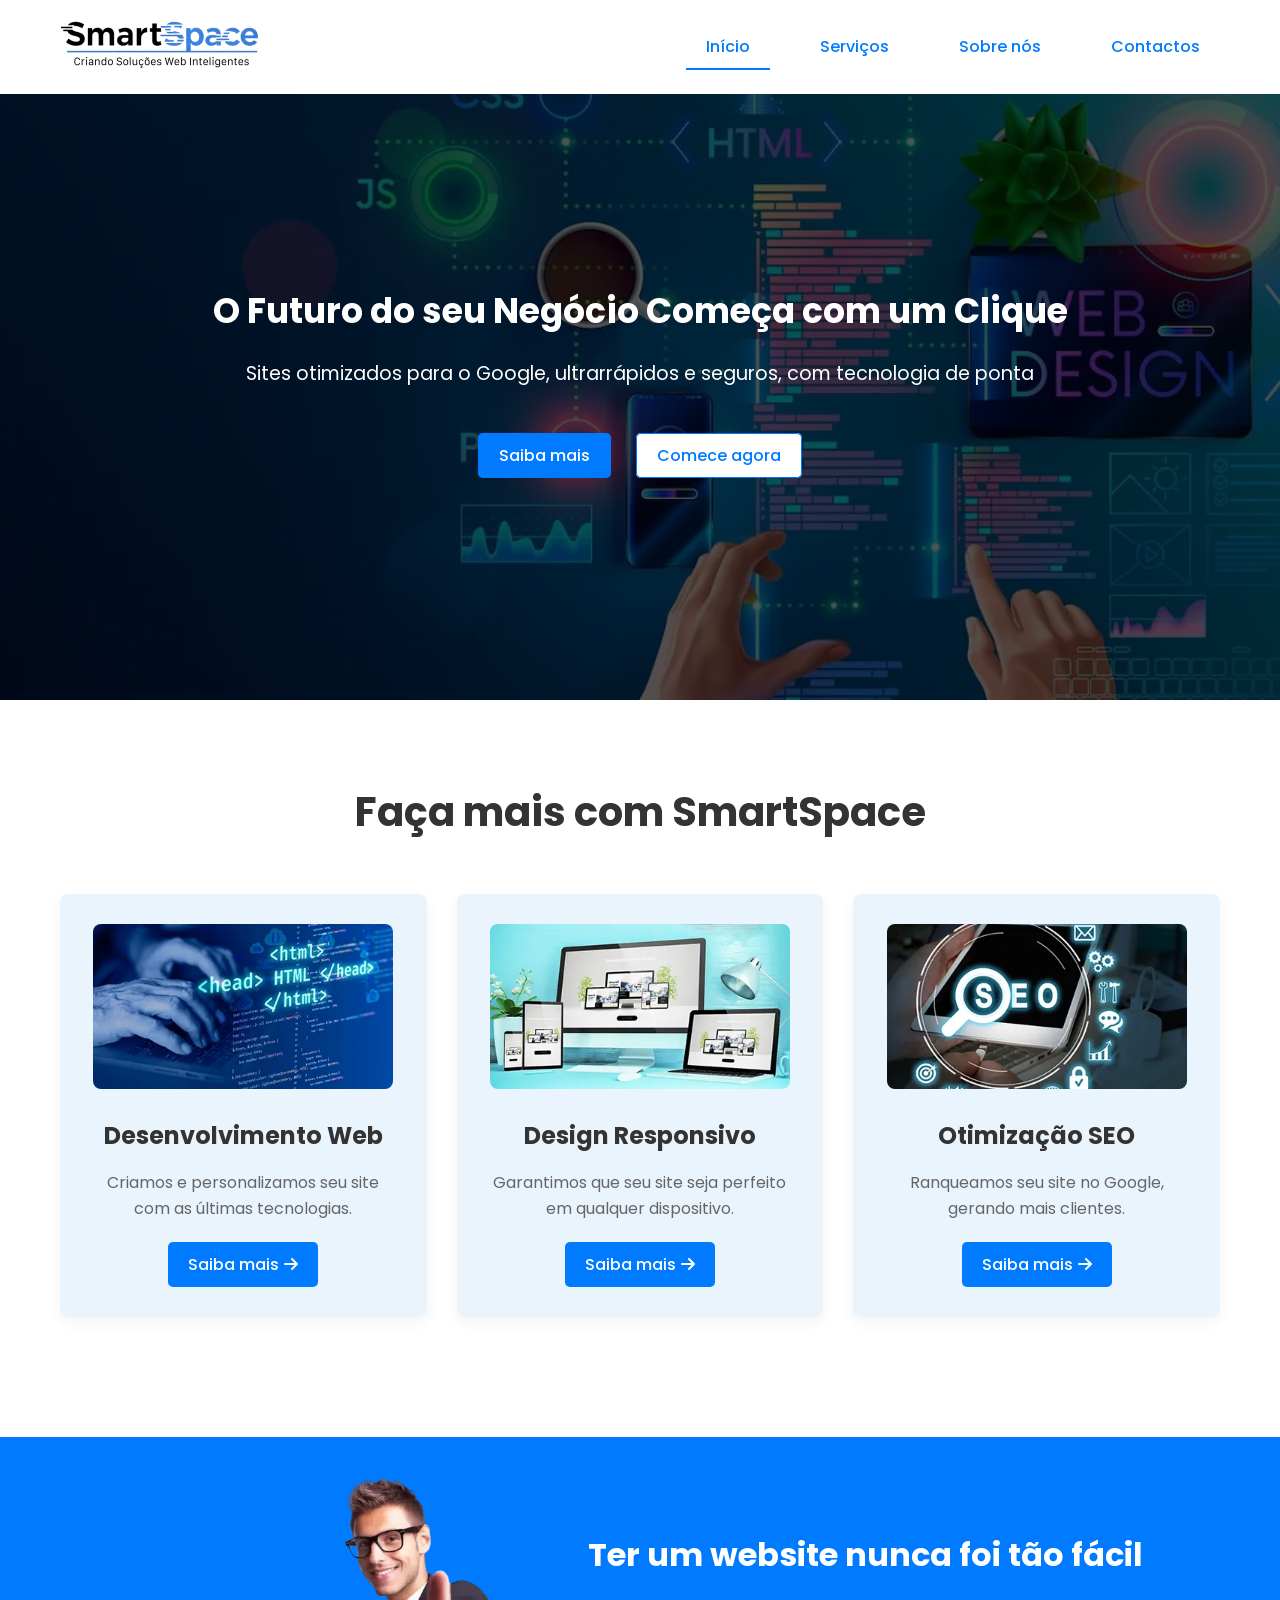
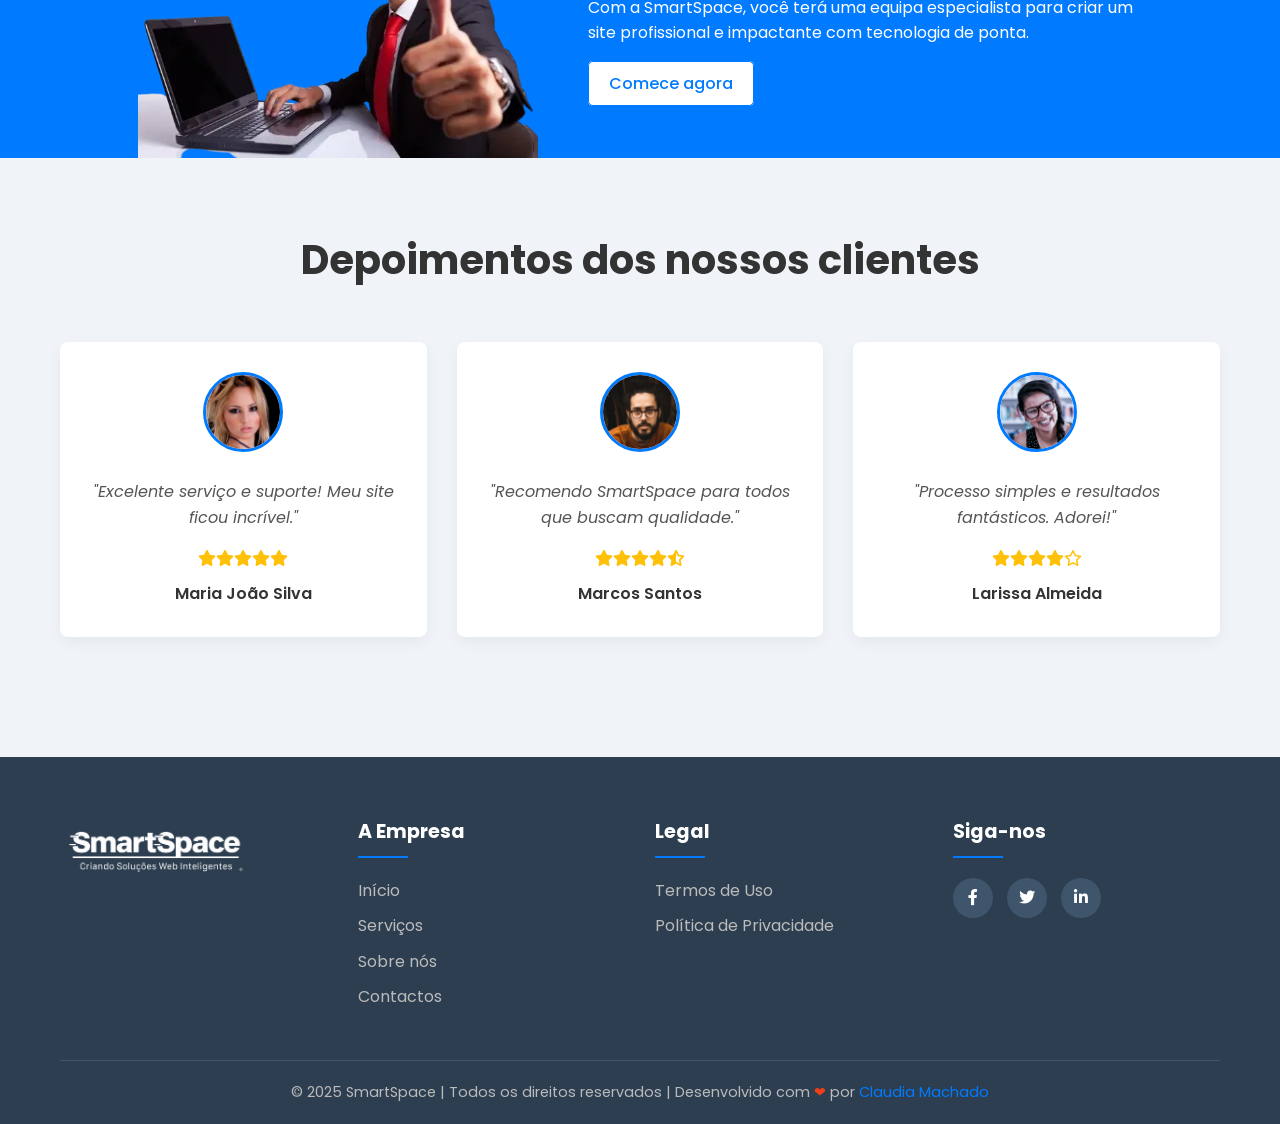
<file: index.html>
<!DOCTYPE html>
<html lang="pt">
<head>
    <!-- Definições de metadados e configurações da página -->
    <meta charset="UTF-8"><!-- Define o conjunto de caracteres como UTF-8 -->
    <meta name="viewport" content="width=device-width, initial-scale=1.0"><!-- Responsividade em dispositivos móveis -->
    <meta name="description" content="SmartSpace: Desenvolvimento de sites otimizados para o Google, ultrarrápidos e seguros. Transformamos a sua presença digital em crescimento real e vendas para o seu negócio"><!-- Descrição da página (importante para SEO e resultados de busca) -->
    <title>SmartSpace</title><!-- Título que aparece na aba do navegador -->
    <link rel="stylesheet" type="text/css" href="css/style.css"><!-- Arquivo de estilos CSS externo -->
    <link rel="icon" type="image/x-icon" href="imagens/favicon.png"><!-- Ícone que aparece na aba do navegador (favicon) -->
    <link rel="stylesheet" href="https://cdnjs.cloudflare.com/ajax/libs/font-awesome/6.0.0-beta3/css/all.min.css"> <!-- Biblioteca de ícones Font Awesome para usar ícones prontos -->
    <script src="/js/script.js" defer></script>  <!-- Arquivo de JavaScript externo (carregado de forma assíncrona com defer) -->
</head>

<body>
    <header class="header">
        <div class="container">
            <div class="logo">
                <a href="index.html"><img src="imagens/logo-smartspace.webp" alt="Logo SmartSpace"></a>
            </div>
            <div class="menu-toggle" onclick="toggleMenu()">
                <i class="fa fa-bars"></i>
            </div>
            <nav class="nav-menu">
                <a class="active" href="index.html"> Início</a>
                <a href="servicos.html"> Serviços</a>
                <a href="sobre.html">Sobre nós</a>
                <a href="contacto.html"> Contactos</a>
            </nav>
        </div>
    </header>

    <section class="hero-banner-inicio">
        <div class="container">
            <h1>O Futuro do seu Negócio Começa com um Clique</h1>
            <p>Sites otimizados para o Google, ultrarrápidos e seguros, com tecnologia de ponta</p>
            <div class="hero-buttons">
                <a href="servicos.html" button class="btn btn-primary">Saiba mais</button></a>
                <a href="contacto.html" button class="btn btn-secondary">Comece agora</button></a>

            </div>
        </div>
    </section>

    <section class="cursos">
        <div class="container">
            <h2>Faça mais com SmartSpace</h2>
            <div class="cursos-grid">
                <div class="cursos-item">
                    <img src="imagens/dev-web.webp" alt="Ilustração 1">
                    <h3>Desenvolvimento Web</h3>
                    <p>Criamos e personalizamos seu site com as últimas tecnologias.</p>
                    <a href="servicos.html" button class="btn btn-link">Saiba mais <i class="fas fa-arrow-right"></i></button></a>
                </div>
                <div class="cursos-item">
                    <img src="imagens/des-responsivo.webp" alt="Ilustração 2">
                    <h3>Design Responsivo</h3>
                    <p>Garantimos que seu site seja perfeito em qualquer dispositivo.</p>
                    <a href="servicos.html" button class="btn btn-link">Saiba mais <i class="fas fa-arrow-right"></i></button></a>
                </div>
                <div class="cursos-item">
                    <img src="imagens/seo.webp" alt="Ilustração 3">
                    <h3>Otimização SEO</h3>
                    <p>Ranqueamos seu site no Google, gerando mais clientes.</p>

                    <a href="servicos.html" button class="btn btn-link">Saiba mais <i class="fas fa-arrow-right"></i></button></a>
                </div>
            </div>
        </div>
    </section>

    <section class="cta">
        <div class="container">
            <div class="cta-conteudo">
                <img src="imagens/cta-imagem.webp" alt="Homem a trabalhar no computador">
                <div>
                    <h2>Ter um website nunca foi tão fácil</h2>
                    <p>Com a SmartSpace, você terá uma equipa especialista para criar um site profissional e impactante com tecnologia de ponta.</p>
                    <a href="contacto.html" button class="btn btn-secondary">Comece agora</button></a>
                </div>
            </div>
        </div>
    </section>

    <section class="depoimentos">
        <div class="container">
            <h2>Depoimentos dos nossos clientes</h2>
            <div class="depoimentos-grid">
                <div class="depoimentos-card">
                    <img src="imagens/cliente1.webp" alt="Foto Cliente 1">
                    <p>"Excelente serviço e suporte! Meu site ficou incrível."</p>
                    <div class="estrelas">
                        <i class="fas fa-star"></i><i class="fas fa-star"></i><i class="fas fa-star"></i><i class="fas fa-star"></i><i class="fas fa-star"></i>
                    </div>
                    <span>Maria João Silva</span>
                </div>
                <div class="depoimentos-card">
                    <img src="imagens/cliente2.webp" alt="Foto Cliente 2">
                    <p>"Recomendo SmartSpace para todos que buscam qualidade."</p>
                    <div class="estrelas">
                        <i class="fas fa-star"></i><i class="fas fa-star"></i><i class="fas fa-star"></i><i class="fas fa-star"></i><i class="fas fa-star-half-alt"></i>
                    </div>
                    <span>Marcos Santos</span>
                </div>
                <div class="depoimentos-card">
                    <img src="imagens/cliente3.webp" alt="Foto Cliente 3">
                    <p>"Processo simples e resultados fantásticos. Adorei!"</p>
                    <div class="estrelas">
                        <i class="fas fa-star"></i><i class="fas fa-star"></i><i class="fas fa-star"></i><i class="fas fa-star"></i><i class="far fa-star"></i>
                    </div>
                    <span>Larissa Almeida</span>
                </div>
            </div>
        </div>
    </section>

    <footer class="footer">
            <div class="container">
                <div class="footer-links">
                    <div>
                        <div class="logo-footer">
                            <a href="index.html"><img src="imagens/logo-smartspace-branco.webp" alt="Logo SmartSpace"></a>
                        </div>
                    </div>
                    <div>
                        <h4>A Empresa</h4>
                        <ul>
                            <li><a href="index.html">Início</a></li>
                            <li><a href="servicos.html">Serviços</a></li>
                            <li><a href="sobre.html">Sobre nós</a></li>
                            <li><a href="contacto.html">Contactos</a></li>
                        </ul>
                    </div>
                    <div>
                        <h4>Legal</h4>
                        <ul>
                            <li><a href="#">Termos de Uso</a></li>
                            <li><a href="#">Política de Privacidade</a></li>
                        </ul>
                    </div>
                    <div class="social-media">
                        <h4>Siga-nos</h4>
                        <a href="#"><i class="fab fa-facebook-f"></i></a>
                        <a href="#"><i class="fab fa-twitter"></i></a>
                        <a href="#"><i class="fab fa-linkedin-in"></i></a>
                    </div>
                </div>
                <div class="footer-bottom">
                    <p>&copy; 2025 SmartSpace | Todos os direitos reservados | Desenvolvido com <span style="color: #ef3f17">❤</span> por <a href="https://claudiamachado.me/" target="_blank" rel="noopener" style="color: #007bff;">Claudia Machado</a></p>
                </div>
            </div>
    </footer>
</body>
</html>
</file>
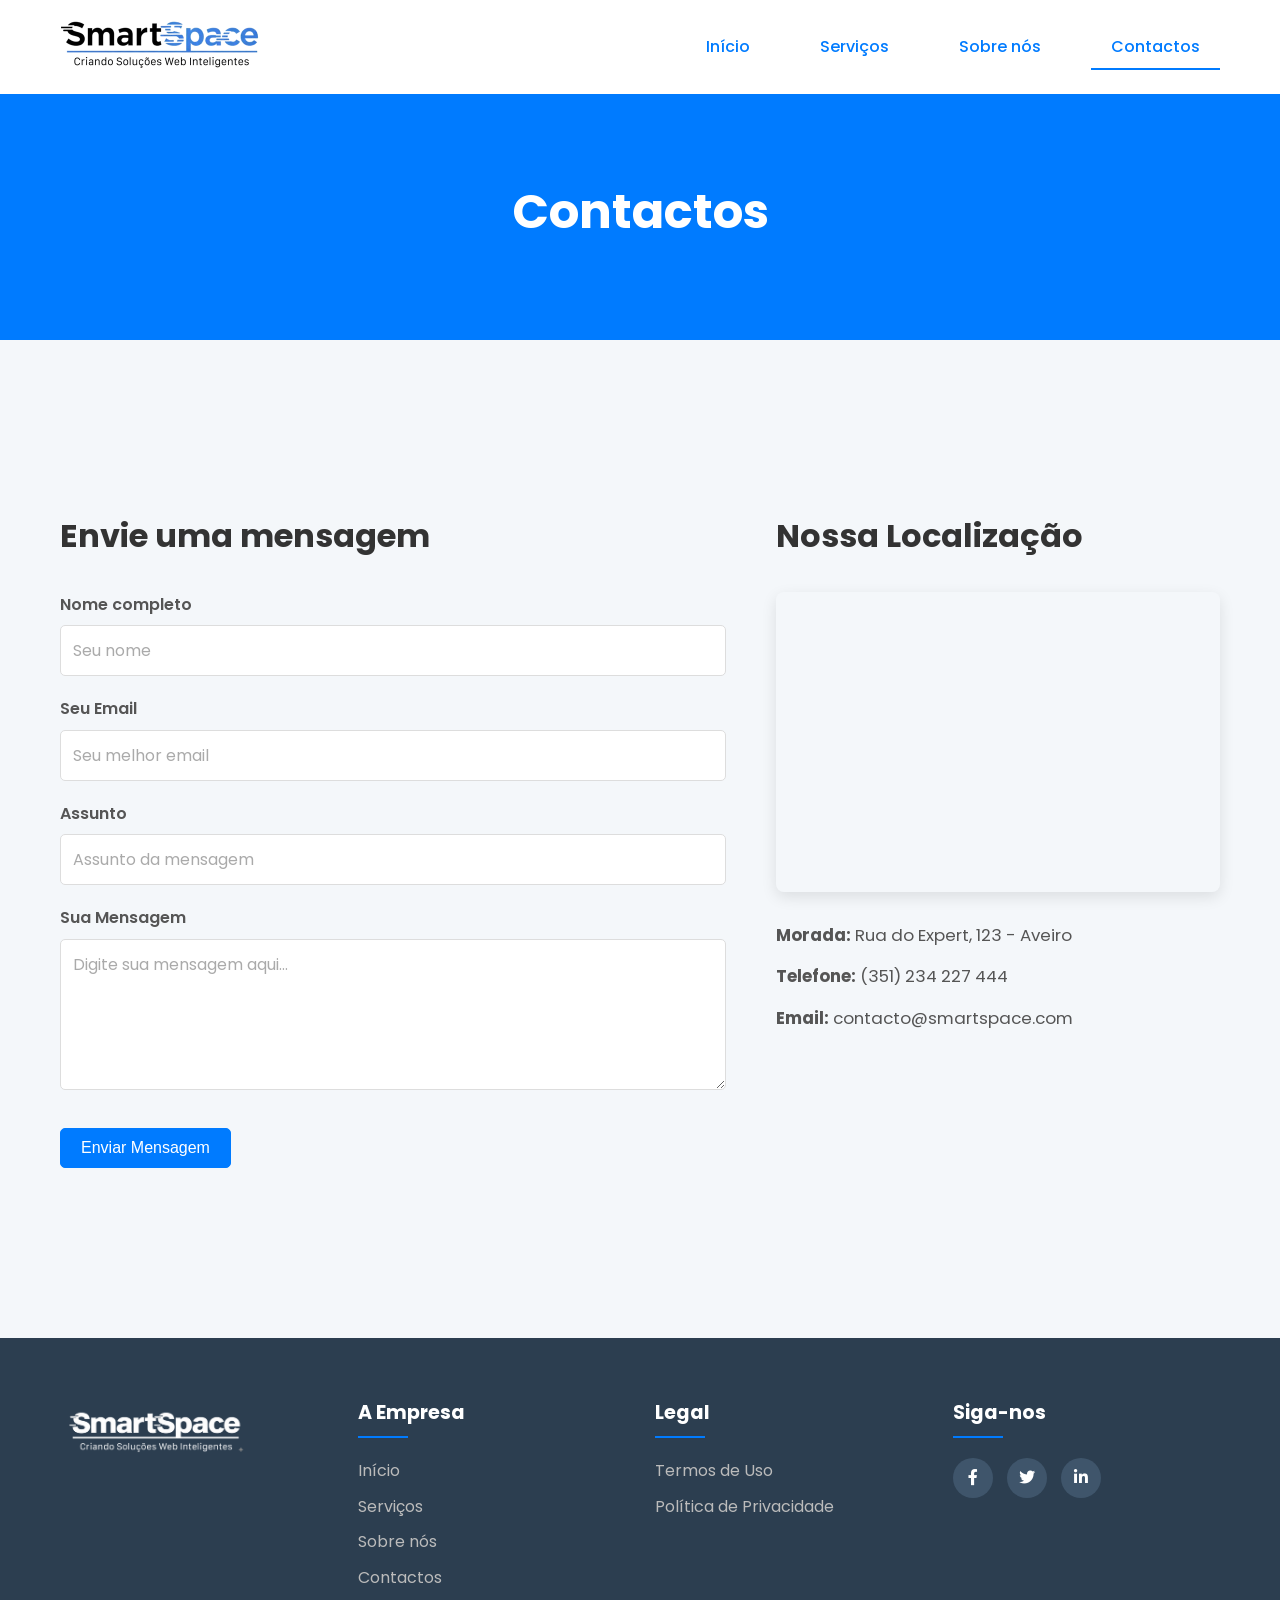
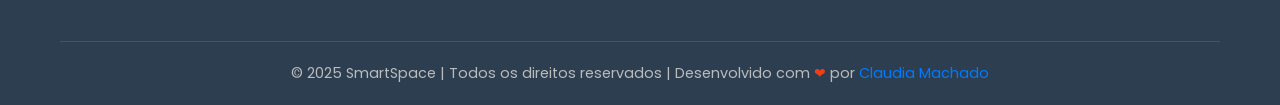
<file: contacto.html>
<!DOCTYPE html>
<html lang="pt">
<head>
    <!-- Definições de metadados e configurações da página -->
    <meta charset="UTF-8"><!-- Define o conjunto de caracteres como UTF-8 -->
    <meta name="viewport" content="width=device-width, initial-scale=1.0"><!-- Responsividade em dispositivos móveis -->
    <meta name="description" content="Fale connosco hoje. Entre em contacto com a equipa Whitepace por telefone, email ou formulário e comece a construir o seu projeto digital de sucesso."><!-- Descrição da página (importante para SEO e resultados de busca) -->
    <title>Contactos</title><!-- Título que aparece na aba do navegador -->
    <link rel="stylesheet" type="text/css" href="css/style.css"><!-- Arquivo de estilos CSS externo -->
    <link rel="icon" type="image/x-icon" href="imagens/favicon.png"><!-- Ícone que aparece na aba do navegador (favicon) -->
    <link rel="stylesheet" href="https://cdnjs.cloudflare.com/ajax/libs/font-awesome/6.0.0-beta3/css/all.min.css"> <!-- Biblioteca de ícones Font Awesome para usar ícones prontos -->
    <script src="/js/script.js" defer></script>  <!-- Arquivo de JavaScript externo (carregado de forma assíncrona com defer) -->
</head>

<body>
    <header class="header">
        <div class="container">
            <div class="logo">
                <a href="index.html"><img src="imagens/logo-smartspace.webp" alt="Logo SmartSpace"></a>
            </div>
            <div class="menu-toggle" onclick="toggleMenu()">
                <i class="fa fa-bars"></i>
            </div>
            <nav class="nav-menu">
                <a href="index.html"> Início</a>
                <a href="servicos.html"> Serviços</a>
                <a href="sobre.html">Sobre nós</a>
                <a class="active" href="contacto.html"> Contactos</a>
            </nav>
        </div>
    </header>

    <section class="hero-banner contacto-banner">
        <div class="container">
            <h1>Contactos</h1>
        </div>
    </section>

    <section class="contacto-section">
        <div class="container contacto-grid">
            <div class="contacto-form">
                <h2>Envie uma mensagem</h2>
                <form>
                    <div class="form-group">
                        <label for="name">Nome completo</label>
                        <input type="text" id="name" name="name" placeholder="Seu nome" required>
                    </div>
                    <div class="form-group">
                        <label for="email">Seu Email</label>
                        <input type="email" id="email" name="email" placeholder="Seu melhor email" required>
                    </div>
                    <div class="form-group">
                        <label for="subject">Assunto</label>
                        <input type="text" id="subject" name="subject" placeholder="Assunto da mensagem" required>
                    </div>
                    <div class="form-group">
                        <label for="message">Sua Mensagem</label>
                        <textarea id="message" name="message" rows="5" placeholder="Digite sua mensagem aqui..." required></textarea>
                    </div>
                    <button type="submit" class="btn btn-primary">Enviar Mensagem</button>
                </form>
            </div>
            <div class="contacto-info">
                <h2>Nossa Localização</h2>
                <div class="map-container">
<iframe src="https://www.google.com/maps/embed?pb=!1m18!1m12!1m3!1d24232.257528506347!2d-8.641187200000001!3d40.607113399999996!2m3!1f0!2f0!3f0!3m2!1i1024!2i768!4f13.1!3m3!1m2!1s0xd23a2c300dc4959%3A0x500ebbde4904f90!2sAradas!5e0!3m2!1spt-PT!2spt!4v1760195990008!5m2!1spt-PT!2spt" width="600" height="550" style="border:0;" allowfullscreen="" loading="lazy" referrerpolicy="no-referrer-when-downgrade"></iframe>                </div>
                <p><strong>Morada:</strong> Rua do Expert, 123 - Aveiro</p>
                <p><strong>Telefone:</strong> (351) 234 227 444</p>
                <p><strong>Email:</strong> contacto@smartspace.com</p>
            </div>
        </div>
    </section>

    <footer class="footer">
            <div class="container">
                <div class="footer-links">
                    <div>
                        <div class="logo-footer">
                        <a href="index.html"><img src="imagens/logo-smartspace-branco.webp" alt="Logo SmartSpace"></a>
                        </div>
                    </div>
                    <div>
                        <h4>A Empresa</h4>
                        <ul>
                            <li><a href="index.html">Início</a></li>
                            <li><a href="servicos.html">Serviços</a></li>
                            <li><a href="sobre.html">Sobre nós</a></li>
                            <li><a href="contacto.html">Contactos</a></li>
                        </ul>
                    </div>
                    <div>
                        <h4>Legal</h4>
                        <ul>
                            <li><a href="#">Termos de Uso</a></li>
                            <li><a href="#">Política de Privacidade</a></li>
                        </ul>
                    </div>
                    <div class="social-media">
                        <h4>Siga-nos</h4>
                        <a href="#"><i class="fab fa-facebook-f"></i></a>
                        <a href="#"><i class="fab fa-twitter"></i></a>
                        <a href="#"><i class="fab fa-linkedin-in"></i></a>
                    </div>
                </div>
                <div class="footer-bottom">
                    <p>&copy; 2025 SmartSpace | Todos os direitos reservados | Desenvolvido com <span style="color: #ef3f17">❤</span> por <a href="https://claudiamachado.me/" target="_blank" rel="noopener" style="color: #007bff;">Claudia Machado</a></p>
                </div>
            </div>
    </footer>
</body>
</html>
</file>
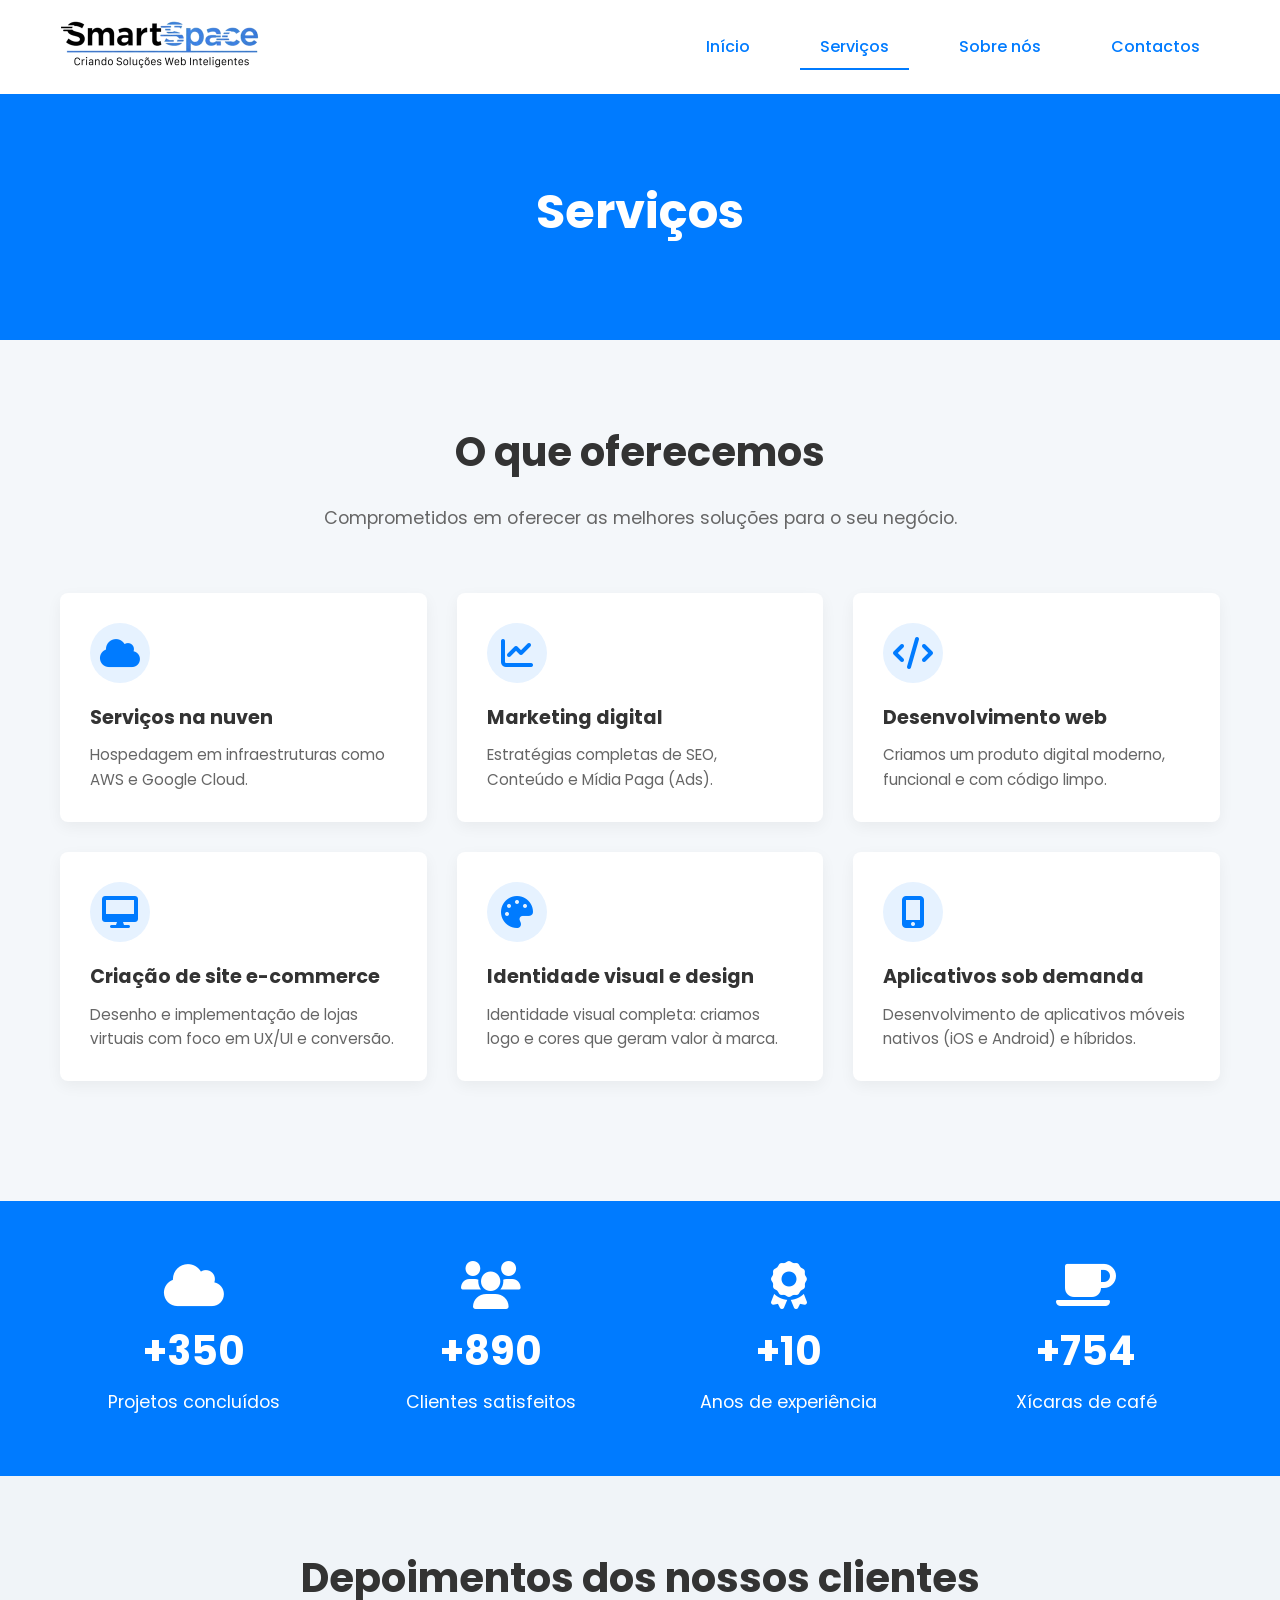
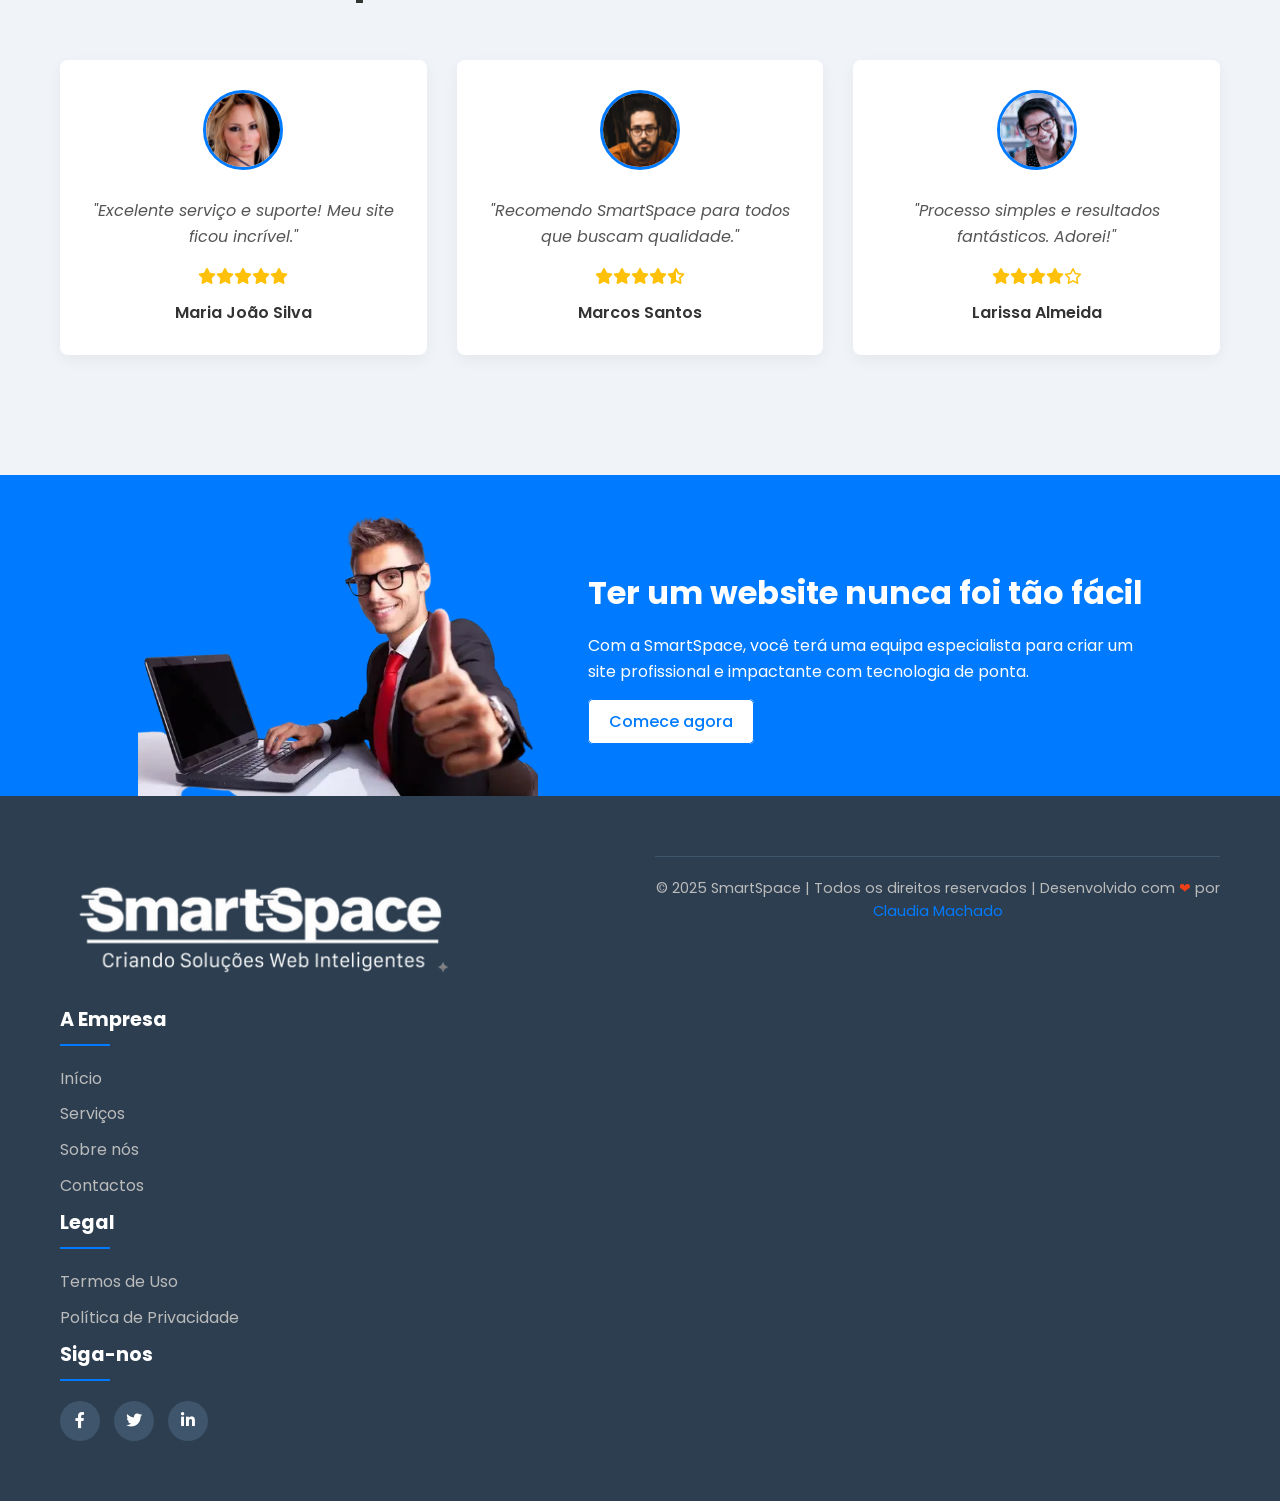
<file: servicos.html>
<!DOCTYPE html>
<html lang="pt">
<head>
    <!-- Definições de metadados e configurações da página -->
    <meta charset="UTF-8"><!-- Define o conjunto de caracteres como UTF-8 -->
    <meta name="viewport" content="width=device-width, initial-scale=1.0"><!-- Responsividade em dispositivos móveis -->
    <meta name="description" content="Explore todos os nossos serviços: Desenvolvimento Web, Criação de E-commerce, Estratégias de Marketing Digital (SEO) e Design. Soluções completas para a sua presença online"><!-- Descrição da página (importante para SEO e resultados de busca) -->
    <title>Serviços</title><!-- Título que aparece na aba do navegador -->
    <link rel="stylesheet" type="text/css" href="css/style.css"><!-- Arquivo de estilos CSS externo -->
    <link rel="icon" type="image/x-icon" href="imagens/favicon.png"><!-- Ícone que aparece na aba do navegador (favicon) -->
    <link rel="stylesheet" href="https://cdnjs.cloudflare.com/ajax/libs/font-awesome/6.0.0-beta3/css/all.min.css"> <!-- Biblioteca de ícones Font Awesome para usar ícones prontos -->
    <script src="/js/script.js" defer></script>  <!-- Arquivo de JavaScript externo (carregado de forma assíncrona com defer) -->
</head>

<body>
    <header class="header">
        <div class="container">
            <div class="logo">
                <a href="index.html"><img src="imagens/logo-smartspace.webp" alt="Logo SmartSpace"></a>
            </div>
            <div class="menu-toggle" onclick="toggleMenu()">
                <i class="fa fa-bars"></i>
            </div>
            <nav class="nav-menu">
                <a href="index.html"> Início</a>
                <a class="active" href="servicos.html"> Serviços</a>
                <a href="sobre.html">Sobre nós</a>
                <a href="contacto.html"> Contactos</a>
            </nav>
        </div>
    </header>

    <section class="hero-banner servicos-banner">
        <div class="container">
            <h1>Serviços</h1>
        </div>
    </section>

    <section class="nossos-servicos">
        <div class="container">
            <h2>O que oferecemos</h2>
            <p class="section-description">Comprometidos em oferecer as melhores soluções para o seu negócio.</p>
            <div class="servicos-grid">
                <div class="servicos-card">
                    <div class="icon-box"><i class="fas fa-cloud"></i></div>
                    <h3>Serviços na nuven</h3>
                    <p>Hospedagem em infraestruturas como AWS e Google Cloud.</p>
                </div>
                <div class="servicos-card">
                    <div class="icon-box"><i class="fas fa-chart-line"></i></div>
                    <h3>Marketing digital</h3>
                    <p>Estratégias completas de SEO, Conteúdo e Mídia Paga (Ads).</p>
                </div>
                <div class="servicos-card">
                    <div class="icon-box"><i class="fas fa-code"></i></div>
                    <h3>Desenvolvimento web</h3>
                    <p>Criamos um produto digital moderno, funcional e com código limpo.</p>
                </div>
                <div class="servicos-card">
                    <div class="icon-box"><i class="fas fa-desktop"></i></div>
                    <h3>Criação de site e-commerce</h3>
                    <p>Desenho e implementação de lojas virtuais com foco em UX/UI e conversão. </p>
                </div>
                <div class="servicos-card">
                    <div class="icon-box"><i class="fas fa-palette"></i></div>
                    <h3>Identidade visual e design</h3>
                    <p>Identidade visual completa: criamos logo e cores que geram valor à marca. </p>
                </div>
                <div class="servicos-card">
                    <div class="icon-box"><i class="fas fa-mobile-alt"></i></div>
                    <h3>Aplicativos sob demanda</h3>
                    <p>Desenvolvimento de aplicativos móveis nativos (iOS e Android) e híbridos.</p>
                </div>
            </div>
        </div>
    </section>

    <section class="numeros-section">
        <div class="container">
            <div class="numeros-grid">
                <div class="numeros-item">
                    <i class="fas fa-cloud"></i>
                    <span>+350</span>
                    <p>Projetos concluídos</p>
                </div>
                <div class="numeros-item">
                    <i class="fas fa-users"></i>
                    <span>+890</span>
                    <p>Clientes satisfeitos</p>
                </div>
                <div class="numeros-item">
                    <i class="fas fa-award"></i>
                    <span>+10</span>
                    <p>Anos de experiência</p>
                </div>
                <div class="numeros-item">
                    <i class="fas fa fa-coffee"></i>
                    <span>+754</span>
                    <p>Xícaras de café</p>
                </div>
            </div>
        </div>
    </section>

    <section class="depoimentos">
        <div class="container">
            <h2>Depoimentos dos nossos clientes</h2>
            <div class="depoimentos-grid">
                <div class="depoimentos-card">
                    <img src="imagens/cliente1.webp" alt="Foto Cliente 1">
                    <p>"Excelente serviço e suporte! Meu site ficou incrível."</p>
                    <div class="estrelas">
                        <i class="fas fa-star"></i><i class="fas fa-star"></i><i class="fas fa-star"></i><i class="fas fa-star"></i><i class="fas fa-star"></i>
                    </div>
                    <span>Maria João Silva</span>
                </div>
                <div class="depoimentos-card">
                    <img src="imagens/cliente2.webp" alt="Foto Cliente 2">
                    <p>"Recomendo SmartSpace para todos que buscam qualidade."</p>
                    <div class="estrelas">
                        <i class="fas fa-star"></i><i class="fas fa-star"></i><i class="fas fa-star"></i><i class="fas fa-star"></i><i class="fas fa-star-half-alt"></i>
                    </div>
                    <span>Marcos Santos</span>
                </div>
                <div class="depoimentos-card">
                    <img src="imagens/cliente3.webp" alt="Foto Cliente 3">
                    <p>"Processo simples e resultados fantásticos. Adorei!"</p>
                    <div class="estrelas">
                        <i class="fas fa-star"></i><i class="fas fa-star"></i><i class="fas fa-star"></i><i class="fas fa-star"></i><i class="far fa-star"></i>
                    </div>
                    <span>Larissa Almeida</span>
                </div>
            </div>
        </div>
    </section>

    <section class="cta">
        <div class="container">
            <div class="cta-conteudo">
                <img src="imagens/cta-imagem.webp" alt="Homem a trabalhar no computador">
                <div>
                    <h2>Ter um website nunca foi tão fácil</h2>
                    <p>Com a SmartSpace, você terá uma equipa especialista para criar um site profissional e impactante com tecnologia de ponta.</p>
                    <a href="contacto.html" button class="btn btn-secondary">Comece agora</button></a>
                </div>
            </div>
        </div>
    </section>

   <footer class="footer">
            <div class="container">
                <div class="footer-links">
                    <div>
                        <div class="logo-footer">
                            <a href="index.html"><img src="imagens/logo-smartspace-branco.webp" alt="Logo SmartSpace"></a>
                        </div>
                    <div>
                        <h4>A Empresa</h4>

                        <ul>
                            <li><a href="index.html">Início</a></li>
                            <li><a href="servicos.html">Serviços</a></li>
                            <li><a href="sobre.html">Sobre nós</a></li>
                            <li><a href="contacto.html">Contactos</a></li>
                        </ul>
                    </div>
                    <div>
                        <h4>Legal</h4>
                        <ul>
                            <li><a href="#">Termos de Uso</a></li>
                            <li><a href="#">Política de Privacidade</a></li>
                        </ul>
                    </div>
                    <div class="social-media">
                        <h4>Siga-nos</h4>
                        <a href="#"><i class="fab fa-facebook-f"></i></a>
                        <a href="#"><i class="fab fa-twitter"></i></a>
                        <a href="#"><i class="fab fa-linkedin-in"></i></a>
                    </div>
                </div>
                <div class="footer-bottom">
                    <p>&copy; 2025 SmartSpace | Todos os direitos reservados | Desenvolvido com <span style="color: #ef3f17">❤</span> por <a href="https://claudiamachado.me/" target="_blank" rel="noopener" style="color: #007bff;">Claudia Machado</a></p>
                </div>
            </div>
    </footer>
</body>
</html>
</file>
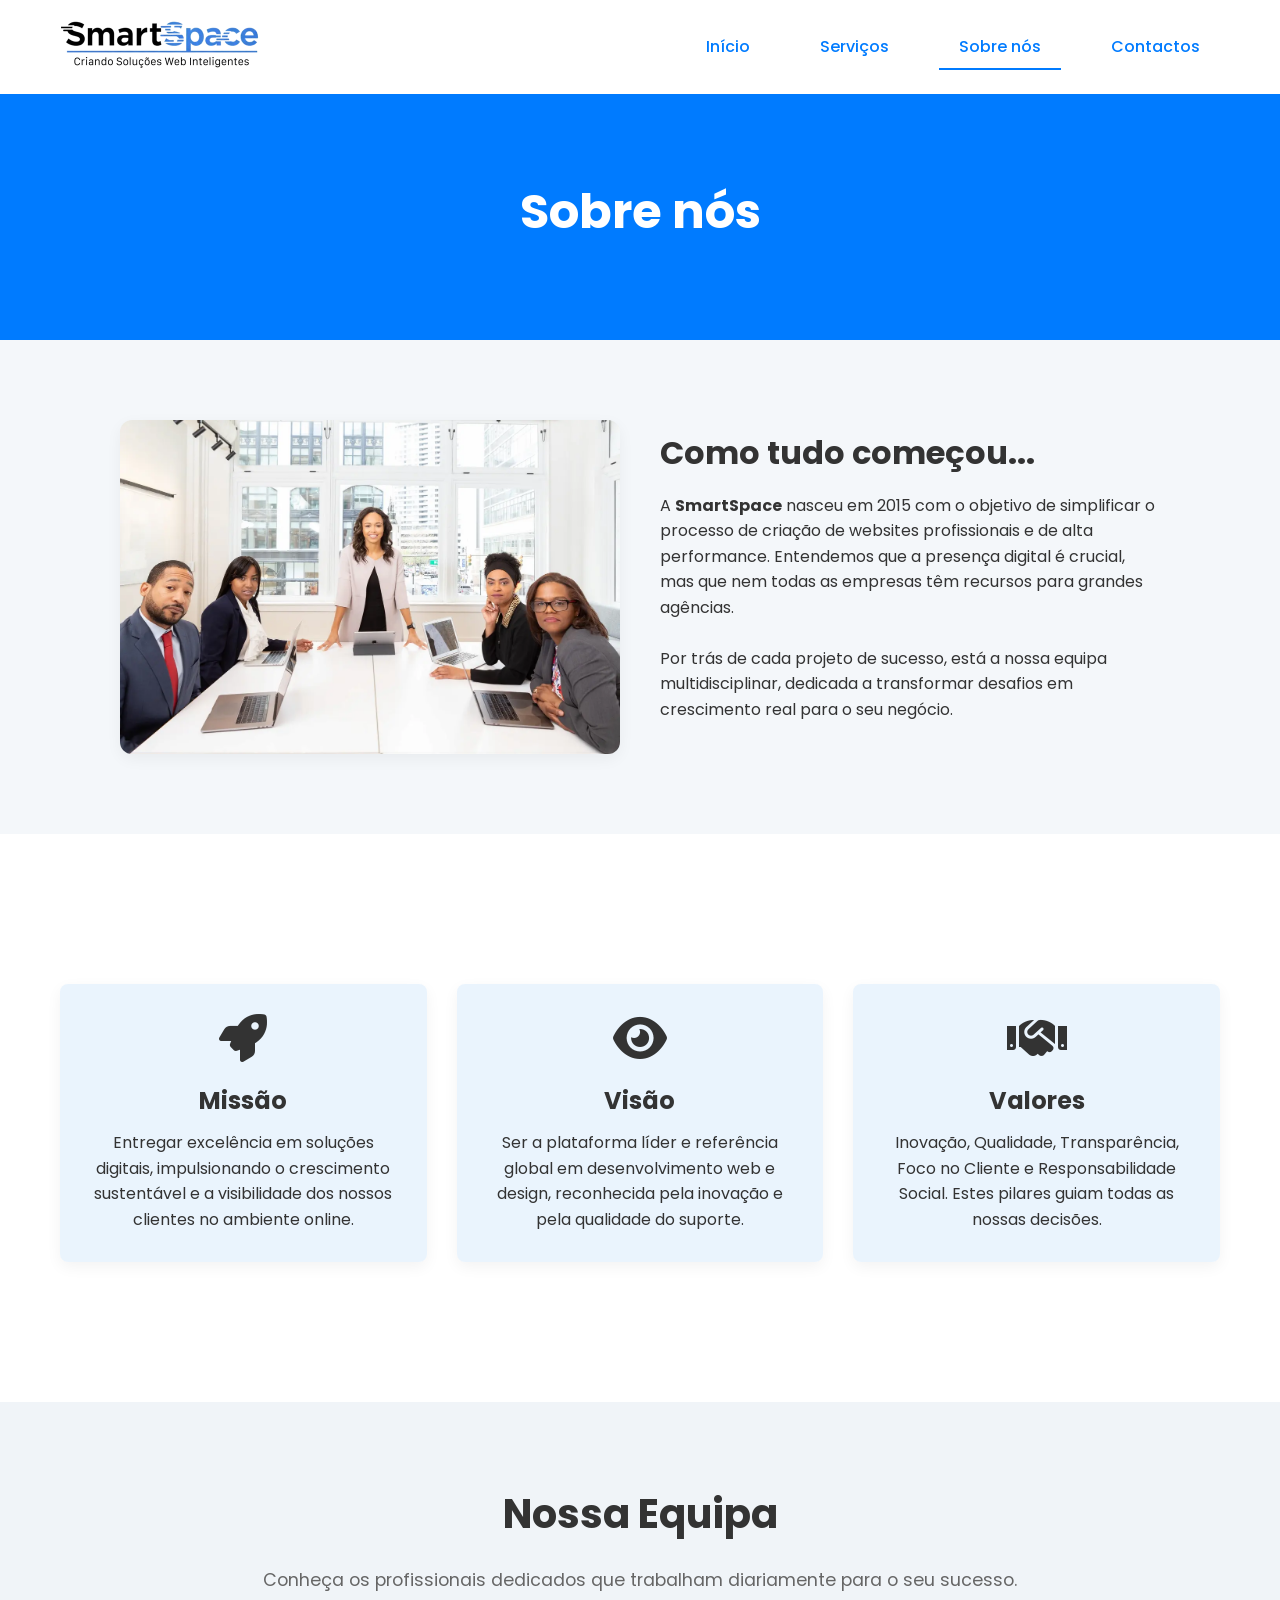
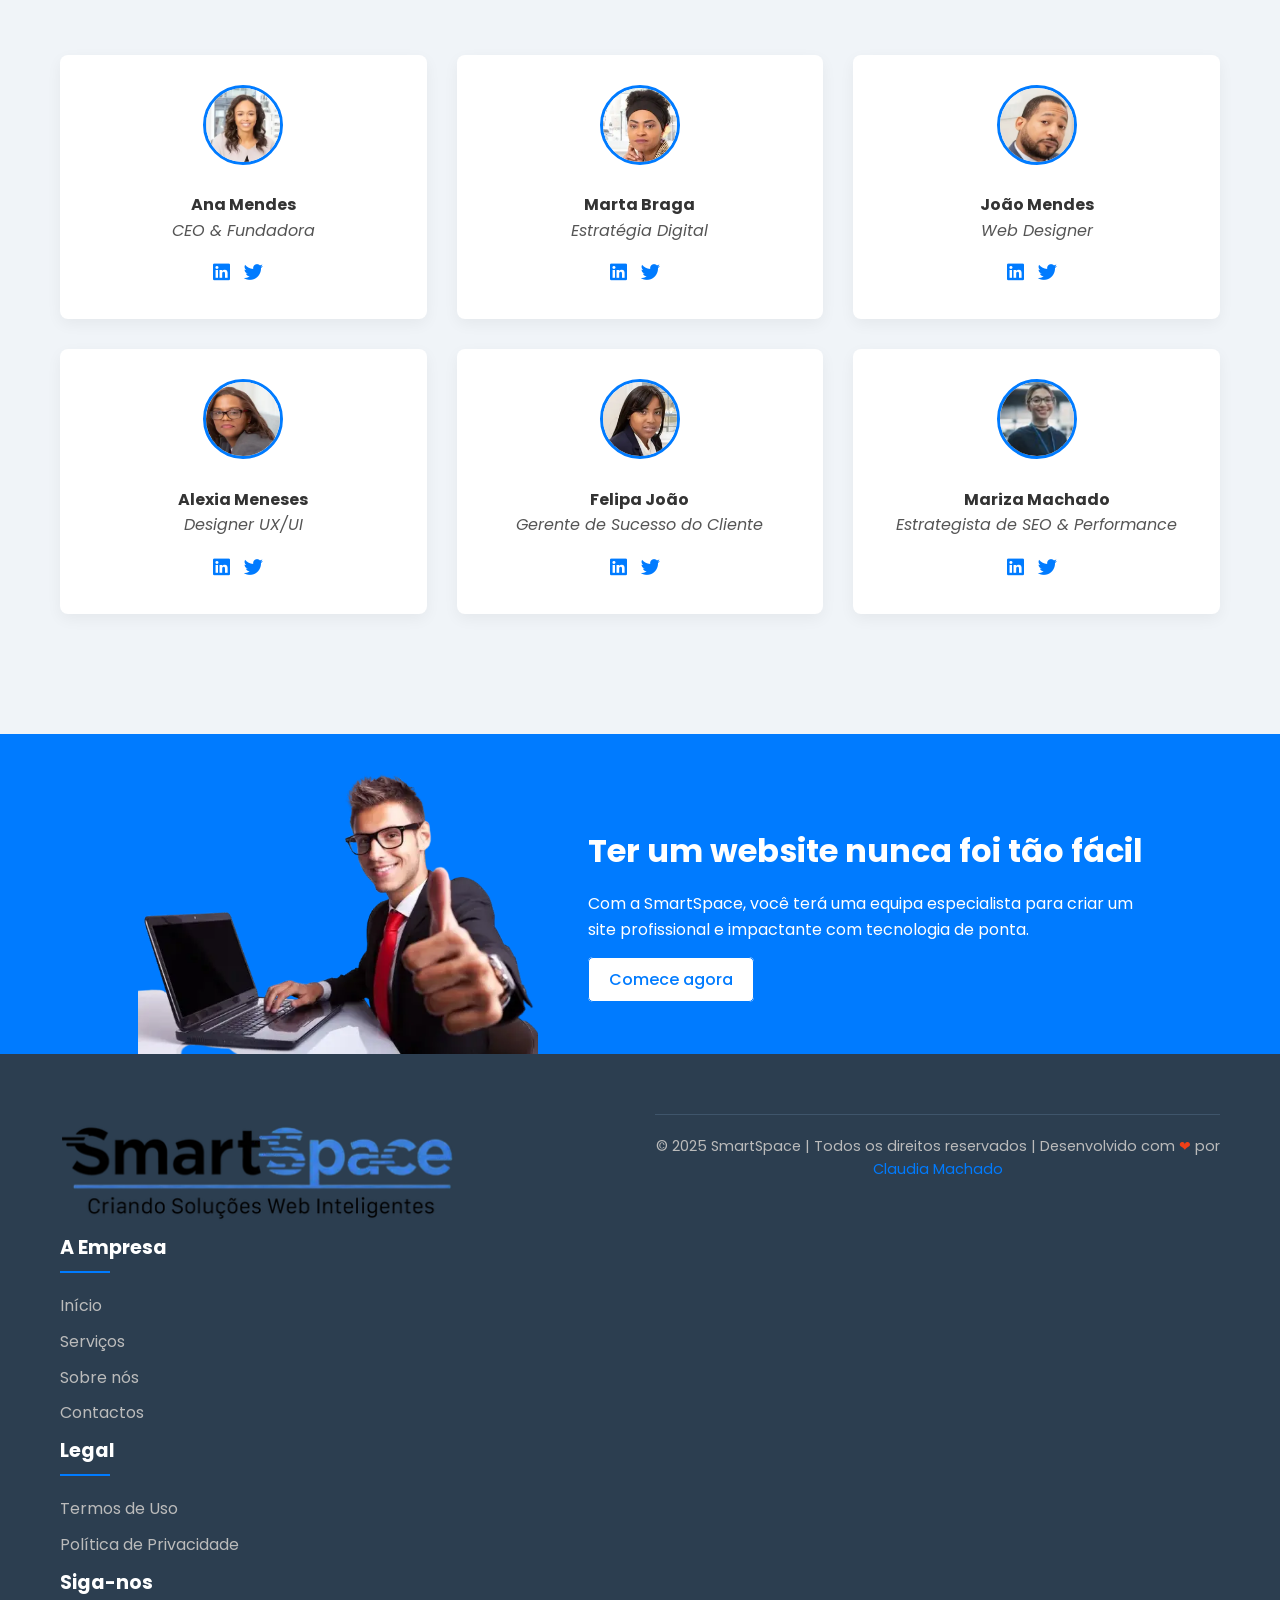
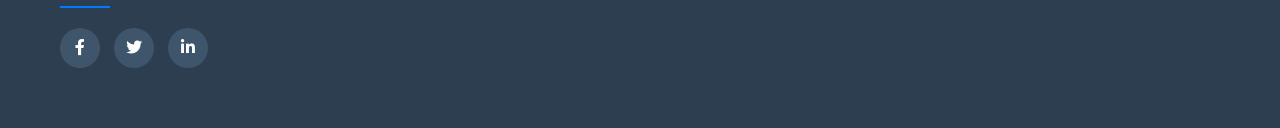
<file: sobre.html>
<!DOCTYPE html>
<html lang="pt-BR">
<head>
    <!-- Definições de metadados e configurações da página -->
    <meta charset="UTF-8"><!-- Define o conjunto de caracteres como UTF-8 -->
    <meta name="viewport" content="width=device-width, initial-scale=1.0"><!-- Responsividade em dispositivos móveis -->
    <meta name="description" content="Conheça a SmartSpace: a nossa equipa de especialistas e a missão de transformar o seu negócio. Saiba como a nossa paixão por tecnologia gera resultados e crescimento real."><!-- Descrição da página (importante para SEO e resultados de busca) -->
    <title>Sobre nós</title><!-- Título que aparece na aba do navegador -->
    <link rel="stylesheet" type="text/css" href="css/style.css"><!-- Arquivo de estilos CSS externo -->
    <link rel="icon" type="image/x-icon" href="imagens/favicon.png"><!-- Ícone que aparece na aba do navegador (favicon) -->
    <link rel="stylesheet" href="https://cdnjs.cloudflare.com/ajax/libs/font-awesome/6.0.0-beta3/css/all.min.css"> <!-- Biblioteca de ícones Font Awesome para usar ícones prontos -->
    <script src="/js/script.js" defer></script>  <!-- Arquivo de JavaScript externo (carregado de forma assíncrona com defer) -->
</head>

<body>
    <header class="header">
        <div class="container">
            <div class="logo">
                <a href="index.html"><img src="imagens/logo-smartspace.webp" alt="Logo SmartSpace"></a>
            </div>
            <div class="menu-toggle" onclick="toggleMenu()">
                <i class="fa fa-bars"></i>
            </div>
            <nav class="nav-menu">
                <a href="index.html"> Início</a>
                <a href="servicos.html"> Serviços</a>
                <a class="active" href="sobre.html">Sobre nós</a>
                <a href="contacto.html"> Contactos</a>
            </nav>
        </div>
    </header>

    <section class="hero-banner sobre-banner">
        <div class="container">
            <h1>Sobre nós</h1>
        </div>
    </section>

    <section class="sobre">
        <div class="container">
            <div class="sobre-conteudo">
                <img src="imagens/sobre.webp" alt="Alunos">
                <div>
                    <h2>Como tudo começou...</h2>
                    <p>A <strong>SmartSpace</strong> nasceu em 2015 com o objetivo de simplificar o processo de criação de websites profissionais e de alta performance. Entendemos que a presença digital é crucial, mas que nem todas as empresas têm recursos para grandes agências.</p>
                    <p>Por trás de cada projeto de sucesso, está a nossa equipa multidisciplinar, dedicada a transformar desafios em crescimento real para o seu negócio.</p>
            
                </div>
            </div>
        </div>
    </section>

    <section class="missao">
        <div class="container">
            <div class="missao-grid">
                <div class="missao-item">
                    <i class="fas fa-rocket"></i>
                    <h3>Missão</h3>
                    <p>Entregar excelência em soluções digitais, impulsionando o crescimento sustentável e a visibilidade dos nossos clientes no ambiente online.</p>
                </div>
                <div class="missao-item">
                    <i class="fas fa-eye"></i>
                    <h3>Visão</h3>
                    <p>Ser a plataforma líder e referência global em desenvolvimento web e design, reconhecida pela inovação e pela qualidade do suporte.</p>
                </div>
                <div class="missao-item">
                    <i class="fas fa-handshake"></i>
                    <h3>Valores</h3>
                    <p>Inovação, Qualidade, Transparência, Foco no Cliente e Responsabilidade Social. Estes pilares guiam todas as nossas decisões.</p>
                </div>
            </div>
        </div>
    </section>

    <section class="equipa">
        <div class="container">
            <h2>Nossa Equipa</h2>
            <p class="section-description">Conheça os profissionais dedicados que trabalham diariamente para o seu sucesso.</p>
            <div class="equipa-grid">
                <div class="equipa-card">
                    <img src="imagens/ana-mendes.webp" alt="Avatar Cliente 3">
                    <h4>Ana Mendes</h4>
                    <p>CEO & Fundadora</p>
                    <div class="social-icons">
                        <a href="#"><i class="fab fa-linkedin"></i></a>
                        <a href="#"><i class="fab fa-twitter"></i></a>
                    </div>
                </div>
                <div class="equipa-card">
                    <img src="imagens/marta-braga.webp" alt="Avatar Cliente 2">
                    <h4>Marta Braga</h4>
                    <p>Estratégia Digital</p>
                    <div class="social-icons">
                        <a href="#"><i class="fab fa-linkedin"></i></a>
                        <a href="#"><i class="fab fa-twitter"></i></a>
                    </div>
                </div>
                <div class="equipa-card">
                    <img src="imagens/joao-mendes.webp" alt="Avatar Cliente 3">
                    <h4>João Mendes</h4>
                    <p>Web Designer</p>
                    <div class="social-icons">
                        <a href="#"><i class="fab fa-linkedin"></i></a>
                        <a href="#"><i class="fab fa-twitter"></i></a>
                    </div>
                </div>
                <div class="equipa-card">
                    <img src="imagens/alexia-meneses.webp" alt="Avatar Cliente 3">
                    <h4>Alexia Meneses</h4>
                    <p>Designer UX/UI </p>
                    <div class="social-icons">
                        <a href="#"><i class="fab fa-linkedin"></i></a>
                        <a href="#"><i class="fab fa-twitter"></i></a>
                    </div>
                </div>
                <div class="equipa-card">
                    <img src="imagens/felipa-joao.webp" alt="Avatar Cliente 3">
                    <h4>Felipa João</h4>
                    <p>Gerente de Sucesso do Cliente</p>
                    <div class="social-icons">
                        <a href="#"><i class="fab fa-linkedin"></i></a>
                        <a href="#"><i class="fab fa-twitter"></i></a>
                    </div>
                </div>
                <div class="equipa-card">
                    <img src="imagens/mariza-machado.webp" alt="Avatar Cliente 3">
                    <h4>Mariza Machado</h4>
                    <p>Estrategista de SEO & Performance</p>
                    <div class="social-icons">
                        <a href="#"><i class="fab fa-linkedin"></i></a>
                        <a href="#"><i class="fab fa-twitter"></i></a>
                    </div>
                </div>
            </div>
        </div>
    </section>

    <section class="cta">
        <div class="container">
            <div class="cta-conteudo">
                <img src="imagens/cta-imagem.webp" alt="Homem a trabalhar no computador">
                <div>
                    <h2>Ter um website nunca foi tão fácil</h2>
                    <p>Com a SmartSpace, você terá uma equipa especialista para criar um site profissional e impactante com tecnologia de ponta.</p>
                    <a href="contacto.html" button class="btn btn-secondary">Comece agora</button></a>
                </div>
            </div>
        </div>
    </section>

    <footer class="footer">
            <div class="container">
                <div class="footer-links">
                    <div>
                        <div class="logo-footer">
                            <a href="index.html"><img src="imagens/logo-smartspace.webp" alt="Logo SmartSpace"></a>                       
                    </div>
                    <div>
                        <h4>A Empresa</h4>
                        <ul>
                            <li><a href="index.html">Início</a></li>
                            <li><a href="servicos.html">Serviços</a></li>
                            <li><a href="sobre.html">Sobre nós</a></li>
                            <li><a href="contacto.html">Contactos</a></li>
                        </ul>
                    </div>
                    <div>
                        <h4>Legal</h4>
                        <ul>
                            <li><a href="#">Termos de Uso</a></li>
                            <li><a href="#">Política de Privacidade</a></li>
                        </ul>
                    </div>
                    <div class="social-media">
                        <h4>Siga-nos</h4>
                        <a href="#"><i class="fab fa-facebook-f"></i></a>
                        <a href="#"><i class="fab fa-twitter"></i></a>
                        <a href="#"><i class="fab fa-linkedin-in"></i></a>
                    </div>
                </div>
                <div class="footer-bottom">
                    <p>&copy; 2025 SmartSpace | Todos os direitos reservados | Desenvolvido com <span style="color: #ef3f17">❤</span> por <a href="https://claudiamachado.me/" target="_blank" rel="noopener" style="color: #007bff;">Claudia Machado</a></p>
                </div>
            </div>
    </footer>
</body>
</html>
</file>
<file: css/style.css>
/* Importar fontes e redefinir estilos básicos */
@import url('https://fonts.googleapis.com/css2?family=Poppins:wght@300;400;500;600;700&display=swap');

* {
    margin: 0;
    padding: 0;
    box-sizing: border-box;
}

body {
    font-family: 'Poppins', sans-serif;
    line-height: 1.6;
    color: #333;
    background-color: #f4f7fa;
}

.container {
    max-width: 1200px;
    margin: 0 auto;
    padding: 0 20px;
}

/* Links */
a {
    text-decoration: none;
    color: #007bff;
    
}

a:hover {
    color: #0056b3;
}

ul {
    list-style: none;
}

/* Botões */
.btn {
    padding: 10px 20px;
    border-radius: 5px;
    cursor: pointer;
    font-weight: 500;
    transition: background-color 0.3s ease, color 0.3s ease;
}

.btn-primary {
    background-color: #007bff;
    color: #fff;
    border: 1px solid #007bff;
    font-weight: 500;
    font-size: 16px;
}

.btn-primary:hover {
    background-color: #0056b3;
    border-color: #0056b3;
    color: #fff;
}

.btn-secondary {
    background-color: #fff;
    color: #007bff;
    border: 1px solid #007bff;
    font-weight: 500;
    font-size: 16px;
}

.btn-secondary:hover {
    background-color: #ffffffb8;
    color: #007bff;
    border: 1px solid #fff;
}

.btn-link {
    padding: 10px 20px;
    border-radius: 5px;
    cursor: pointer;
    font-weight: 500;
    background-color: #007bff;
    border: none;
    color: #fff;
    font-size: 16px;
    display: inline-flex;
    align-items: center;
}

.btn-link:hover{
    background-color: #0056b3;
    color: #fff;
}

.btn-link i {
    margin-left: 5px;
    transition: transform 0.3s ease;
    
}

.btn-link:hover i {
    transform: translateX(3px);
}

/* Header */
.header {
    background-color: #fff;
    padding: 15px 0;
    box-shadow: 0 2px 5px rgba(0, 0, 0, 0.1);
}

.header .container {
    display: flex;
    justify-content: space-between;
    align-items: center;
}

.header .logo img {
    width: 50%;
    
}

.header .nav-menu {
    display: flex;
    align-items: center;
}

.header .nav-menu a {
    font-weight: 500;
    padding-bottom: 5px; 
    transition: color 0.3s ease;
    margin-left: 30px;
    position: relative; 
}

.header .nav-menu a:hover,
.header .nav-menu a.active {
    color: #007bff;
}

.header .menu-toggle {
    display: block; 
    font-size: 24px;
    cursor: pointer;
    position: absolute;
    right: 20px;
    top: 5%;
    transform: translateY(-50%);
    z-index: 100; 
}

.header .nav-menu {
    display: none; 
    position: absolute;
    top: 60px; 
    left: 0;
    width: 100%;
    background-color: #f8f8f8; 
    box-shadow: 0 4px 6px rgba(0, 0, 0, 0.1);
    padding: 10px 0;
    z-index: 99;
}

.header .nav-menu a {
    display: block;
    padding: 10px 20px;
    text-align: center;
    border-bottom: 1px solid #eee;
}

/* Quando o JS adicionar a classe 'active' ao nav-menu, ele será exibido */
.header .nav-menu.active {
    display: flex; 
    flex-direction: column;
}



/* ===== ============== ===== */
/* ===== PÁGINA INICIAL ===== */
/* ===== ============== ===== */
.hero-banner-inicio {
    color: #fff;
    padding: 190px 0;
    text-align: center;
    background-image: url('../imagens/hero-inicio.webp'); 
    background-size: cover;
    background-position: center;
    background-attachment: fixed;
    position: relative;
}

.hero-banner-inicio::before {
    content: '';
    position: absolute;
    top: 0;
    left: 0;
    width: 100%;
    height: 100%;
    background-color: rgba(0, 0, 0, 0.664); 
}

.hero-banner-inicio .container {
    position: relative;
    z-index: 1;
}

.hero-banner-inicio h1 {
    font-size: 1.8em;
    margin-bottom: 20px;
} 

.hero-banner-inicio p {
    margin-bottom: 50px;
}

.hero-banner-inicio .container {
    font-size: 1.2em;
    margin-bottom: 40px;
    max-width: 1000px;
    margin-left: auto;
    margin-right: auto;
}

.hero-banner-inicio .hero-buttons .btn {
    margin: 0 10px;
} 

/* Gerais */
section {
    padding: 80px 0;
    text-align: center;
}

section h2 {
    font-size: 2.5em;
    margin-bottom: 20px;
    color: #333;
}

section p.section-description {
    font-size: 1.1em;
    color: #666;
    max-width: 800px;
    margin: 0 auto 60px auto;
}

/* Sessão Cursos*/
.cursos {
    background-color: #fff;
    padding: 80px 0 120px;
}

.cursos .cursos-grid {
    display: grid;
    grid-template-columns: repeat(auto-fit, minmax(300px, 1fr));
    gap: 30px;
    margin-top: 50px;
}

.cursos .cursos-item {
    background-color: #bedbf751;
    padding: 30px;
    border-radius: 8px;
    box-shadow: 0 5px 15px rgba(0, 0, 0, 0.05);
    transition: transform 0.3s ease;
}

.cursos .cursos-item:hover {
    transform: translateY(-10px);
}

.cursos .container h2 {
    text-align: center;
}

.cursos .cursos-item img {
    max-width: 300px;
    margin-bottom: 20px;
    border-radius: 8px;
}

.cursos .cursos-item h3 {
    font-size: 1.5em;
    margin-bottom: 15px;
    color: #333;
}

.cursos .cursos-item p {
    font-size: 1em;
    color: #666;
    margin-bottom: 20px;
}

/* Sessão CTA */
.cta {
    background-color: #007bff;
    color: #fff;
    padding: 30px 0 0;
}

.cta .cta-conteudo {
    display: flex;
    align-items: center;
    justify-content: center;
    text-align: left;
    gap: 50px;
    flex-wrap: wrap;
}

.cta .cta-conteudo img {
    max-width: 400px;
    height: auto;
}

.cta .cta-conteudo h2 {
    font-size: 2em;
    margin-bottom: 15px;
    color: #fff;
}

.cta .cta-conteudo p {
    margin-bottom: 25px;
    max-width: 550px;
}

/* Sessão Depoimentos*/
.depoimentos {
    background-color: #f0f4f8;
    padding: 70px 0 120px;
    text-align: center;
}

.depoimentos .depoimentos-grid {
    display: grid;
    grid-template-columns: repeat(auto-fit, minmax(300px, 1fr));
    gap: 30px;
    margin-top: 50px;
}

.depoimentos .depoimentos-card {
    background-color: #fff;
    padding: 30px;
    border-radius: 8px;
    box-shadow: 0 5px 15px rgba(0, 0, 0, 0.05);
    text-align: center;
}

.depoimentos .depoimentos-card img {
    width: 80px;
    height: 80px;
    border-radius: 50%;
    object-fit: cover;
    margin-bottom: 20px;
    border: 3px solid #007bff;
}

.depoimentos .depoimentos-card p {
    font-style: italic;
    margin-bottom: 15px;
    color: #555;
}

.depoimentos .depoimentos-card .estrelas {
    color: #ffc107; 
    margin-bottom: 10px;
}

.depoimentos .depoimentos-card span {
    font-weight: 600;
    color: #333;
}


/* ===== ============== ===== */
/* ===== GERAL PÁGINAS SERVIÇOS, SOBRE NÓS E CONTACTOS ===== */
/* ===== ============== ===== */

.hero-banner {
    background-color: #007bff;
    color: #fff;
    padding: 80px 0;
    text-align: center;
    /* background-size: cover;
    background-position: center;
    position: relative; */
}

/* .hero-banner .container {
    position: relative;
    z-index: 1;
} */

.hero-banner h1 {
    font-size: 3em;
    margin-bottom: 10px;
}


/* ===== ============== ===== */
/* ===== PÁGINA SOBRE NÓS ===== */
/* ===== ============== ===== */
.sobre {
    padding: 80px 0;
}

.sobre .sobre-conteudo {
    display: flex;
    align-items: center;
    justify-content: center;
    text-align: left;
    gap: 40px;
    flex-wrap: wrap; 
}

.sobre .sobre-conteudo img {
    max-width: 500px;
    height: auto;
    border-radius: 12px;
    box-shadow: 0 5px 15px rgba(0, 0, 0, 0.05);
}

.sobre .sobre-conteudo h2 {
    font-size: 2em;
    margin-bottom: 15px;
    color: #333;
}

.sobre .sobre-conteudo p {
    margin-bottom: 25px;
    max-width: 500px;
}

/* Sessão Missão, Visão e Valores  */
.missao {
    background-color: #fff;
    padding: 50px 0 120px;
    text-align: center;
} 

.missao .missao-grid {
    display: grid;
    grid-template-columns: repeat(auto-fit, minmax(300px, 1fr));
    gap: 30px;
    margin-top: 50px;
    padding-top: 50px;
    padding-bottom: 20px;
}

.missao .missao-item {
    background-color: #bedbf751;
    padding: 30px;
    border-radius: 8px;
    box-shadow: 0 5px 15px rgba(0, 0, 0, 0.05);
    transition: transform 0.3s ease;
}

.missao .missao-item:hover {
    transform: translateY(-10px);
}

.missao .missao-item i {
    font-size: 3em;
    padding-bottom: 10px;

}

.missao .missao-item h3 {
    font-size: 1.5em;
    margin-top: 10px;
    margin-bottom: 10px;
    color: #333;
}

/* Sessão Equipa*/
.equipa {
    background-color: #f0f4f8;
    text-align: center;
    padding: 80px 0 120px;
} 

.equipa .equipa-grid {
    display: grid;
    grid-template-columns: repeat(auto-fit, minmax(300px, 1fr));
    gap: 30px;
    margin-top: 50px;
}

.equipa .equipa-card {
    background-color: #fff;
    padding: 30px;
    border-radius: 8px;
    box-shadow: 0 5px 15px rgba(0, 0, 0, 0.05);
    text-align: center;
}

.equipa .equipa-card img {
    width: 80px;
    height: 80px;
    border-radius: 50%;
    object-fit: cover;
    margin-bottom: 20px;
    border: 3px solid #007bff;
}

.equipa .equipa-card p {
    font-style: italic;
    margin-bottom: 15px;
    color: #555;
}

.equipa .equipa-card .estrelas {
    color: #ffc107; /* Cor das estrelas */
    margin-bottom: 10px;
}

.equipa .equipa-card span {
    font-weight: 600;
    color: #333;
}

.equipa .equipa-card .social-icons a {
    font-size: 1.2em;
    margin-bottom: 5px;
    margin-right: 10px;
}


/* ===== ============== ===== */
/* ===== PÁGINA SERVIÇOS ===== */
/* ===== ============== ===== */
.nossos-servicos {
    padding: 80px 0 120px;
    text-align: center;
}   

.nossos-servicos .servicos-grid {
    display: grid;
    grid-template-columns: repeat(auto-fit, minmax(300px, 1fr));
    gap: 30px;
    margin-top: 50px;
    text-align: left;
}

.nossos-servicos .servicos-card {
    background-color: #fff;
    padding: 30px;
    border-radius: 8px;
    box-shadow: 0 5px 15px rgba(0, 0, 0, 0.05);
    transition: transform 0.3s ease;
}

.nossos-servicos .servicos-card:hover {
    transform: translateY(-10px);
}

.nossos-servicos .servicos-card .icon-box {
    background-color: #e6f2ff;
    color: #007bff;
    width: 60px;
    height: 60px;
    border-radius: 50%;
    display: flex;
    justify-content: center;
    align-items: center;
    font-size: 2em;
    margin-bottom: 20px;
}

.nossos-servicos .servicos-card h3 {
    font-size: 1.2em;
    margin-bottom: 10px;
    color: #333;
}

.nossos-servicos .servicos-card p {
    font-size: 0.95em;
    color: #666;
}

/* Sessão dos números */
.numeros-section {
    background-color: #007bff;
    color: #fff;
    padding: 60px 0;
}

.numeros-section .numeros-grid {
    display: grid;
    grid-template-columns: repeat(auto-fit, minmax(150px, 1fr));
    gap: 30px;
}

.numeros-section .numeros-item {
    text-align: center;
}

.numeros-section .numeros-item i {
    font-size: 3em;
    margin-bottom: 10px;
}

.numeros-section .numeros-item span {
    display: block;
    font-size: 2.5em;
    font-weight: 700;
    margin-bottom: 5px;
}

.numeros-section .numeros-item p {
    font-size: 1.1em;
    margin: 0;
}

/* ===== ============== ===== */
 /* ===== PÁGINA CONTACTOS ===== */
 /* ===== ============== ===== */
.contacto-section {
    margin-top: 90px;
    margin-bottom: 90px;
}

.contacto-section .contacto-grid {
    display: grid;
    grid-template-columns: 1.5fr 1fr; 
    gap: 50px;
    text-align: left;
}

.contacto-form h2, .contacto-info h2 {
    font-size: 2em;
    margin-bottom: 30px;
    color: #333;
}

.contacto-form .form-group {
    margin-bottom: 20px;
}

.contacto-form label {
    display: block;
    font-weight: 600;
    margin-bottom: 8px;
    color: #555;
}

.contacto-form input[type="text"],
.contacto-form input[type="email"],
.contacto-form textarea {
    width: 100%;
    padding: 12px;
    border: 1px solid #ddd;
    border-radius: 5px;
    font-family: 'Poppins', sans-serif;
    font-size: 1em;
    color: #333;
}

.contacto-form input::placeholder,
.contacto-form textarea::placeholder {
    color: #aaa;
}

.contacto-form textarea {
    resize: vertical;
}

.contacto-form .btn-primary {
    width: auto;
    display: inline-block;
    margin-top: 10px;
}

.contacto-info .map-container {
    width: 100%;
    height: 300px; 
    border-radius: 8px;
    overflow: hidden;
    margin-bottom: 30px;
    box-shadow: 0 5px 15px rgba(0, 0, 0, 0.1);
}

.contacto-info .map-container iframe {
    width: 100%;
    height: 100%;
    border: 0;
}

.contacto-info p {
    margin-bottom: 15px;
    font-size: 1.05em;
    color: #555;
}


/* ===== ============== ===== */
/* ===== FOOTER ===== */
/* ===== ============== ===== */
.footer {
    background-color: #2c3e50;
    color: #fff;
    padding: 60px 0 20px;
}

.footer .logo-footer img {
    width: 70%;
}

.footer .footer-links {
    display: grid;
    grid-template-columns: repeat(auto-fit, minmax(200px, 1fr));
    gap: 30px;
    margin-bottom: 40px;
    text-align: left;
}

.footer .footer-links h4 {
    font-size: 1.2em;
    margin-bottom: 20px;
    position: relative;
    padding-bottom: 10px;
}

.footer .footer-links h4::after {
    content: '';
    position: absolute;
    left: 0;
    bottom: 0;
    width: 50px;
    height: 2px;
    background-color: #007bff;
}

.footer .footer-links ul li {
    margin-bottom: 10px;
}

.footer .footer-links a {
    color: #bbb;
    transition: color 0.3s ease;
    
}

.footer .footer-links a:hover {
    color: #fff;
    
}

.footer .social-media a {
    display: inline-block;
    width: 40px;
    height: 40px;
    background-color: #3f556b;
    color: #fff;
    border-radius: 50%;
    text-align: center;
    line-height: 40px;
    margin-right: 10px;
    transition: background-color 0.3s ease; 
}

.footer .social-media a:hover {
    background-color: #007bff;
}

.footer .footer-bottom {
    text-align: center;
    padding-top: 20px;
    border-top: 1px solid #3f556b;
}

.footer .footer-bottom p {
    font-size: 0.9em;
    color: #bbb;  
}

/* ===== ============== ===== */
/* ===== RESPONSIVIDADE ===== */
/* ===== ============== ===== */

 @media (max-width: 768px) {
.nav-menu {
    display: none;
    flex-direction: column;
    position: absolute;
    top: 70px;
    right: 0;
    background: #111;
    width: 200px;
    padding: 1rem;
    border-top: 2px solid #007bff;
}

.nav-menu.show {
    display: flex;
}

.menu-toggle {
    display: block;
}

header {
    flex-wrap: wrap;
}

.hero-banner-inicio {
    padding-top: 100px !important;
    padding-bottom: 100px !important;
}  

} 


/* Media Query para Desktop (Telas acima de 768px) */
@media (min-width: 768px) {
    
.header .menu-toggle {
    display: none;
}

.header .nav-menu {
    display: flex; 
    position: static; 
    width: auto;
    background-color: transparent; 
    box-shadow: none;
    padding: 0;
    align-items: center; 
    justify-content: flex-end; 
}
    
.header .nav-menu a {
    border-bottom: none;
}


.header .nav-menu a::after {
    content: '';
    position: absolute;
    left: 0;
    bottom: 0;
    width: 0;
    height: 2px;
    background-color: #007bff;
    transition: width 0.3s ease;
}

.header .nav-menu a:hover::after,
.header .nav-menu a.active::after {
    width: 100%;
} 

.nav-menu {
    display: none; 
    cursor: pointer;
    color: #555;
}  
}

/* Extra small devices (phones, 600px and down) */
@media only screen and (max-width: 600px) {
header {
    flex-wrap: wrap;
}

.hero-banner-inicio {
    padding-top: 100px !important;
    padding-bottom: 100px !important;
}
.hero-banner-inicio {
    padding: 130px 0 !important;
}  

.hero-banner h1 {
    font-size: 2em;
}

.container {
     padding: 0 15px; 
    }

section {
    padding: 60px 0;
}

section h2 {
    font-size: 1.6em;
}

.header .logo img {
    width: 40%;
}

.cta .cta-conteudo  {
    padding-bottom: 50px;
}

.cta .cta-conteudo h2 {
    font-size: 1.5em;
}

.cta-conteudo div {
    text-align: center; 
    padding: 0; 
}

.cta .cta-conteudo img {
    max-width: 300px;
    height: auto;
}

.footer-links div{
    text-align: center;
}

.footer-links h4::after {
    display: none !important; 
}
.nossos-servicos {
    padding: 80px 0 80px;
}

.numeros-section .numeros-grid {
    grid-template-columns: repeat(auto-fit, minmax(180px, 1fr))
}

.depoimentos {
    padding: 70px 0;
}

.equipa {
    padding: 80px 0;
}

.sobre {
    padding: 70px 0 45px;
}

.missao  {
    padding: 1px 0 50px;
}

.sobre .sobre-conteudo img {
    max-width: 95%;
}

.sobre .sobre-conteudo h2 {
    font-size: 1.5em;
}

.contacto-section .contacto-grid {
    display: flex;
    flex-direction: column; 
    gap: 50px;
    text-align: left;
}

.contacto-section {
    margin-top: 17px;
    margin-bottom: 4px;
}

.contacto-form h2, .contacto-info h2 {
    font-size: 1.6em;
    text-align: center;
}  
}
</file>
